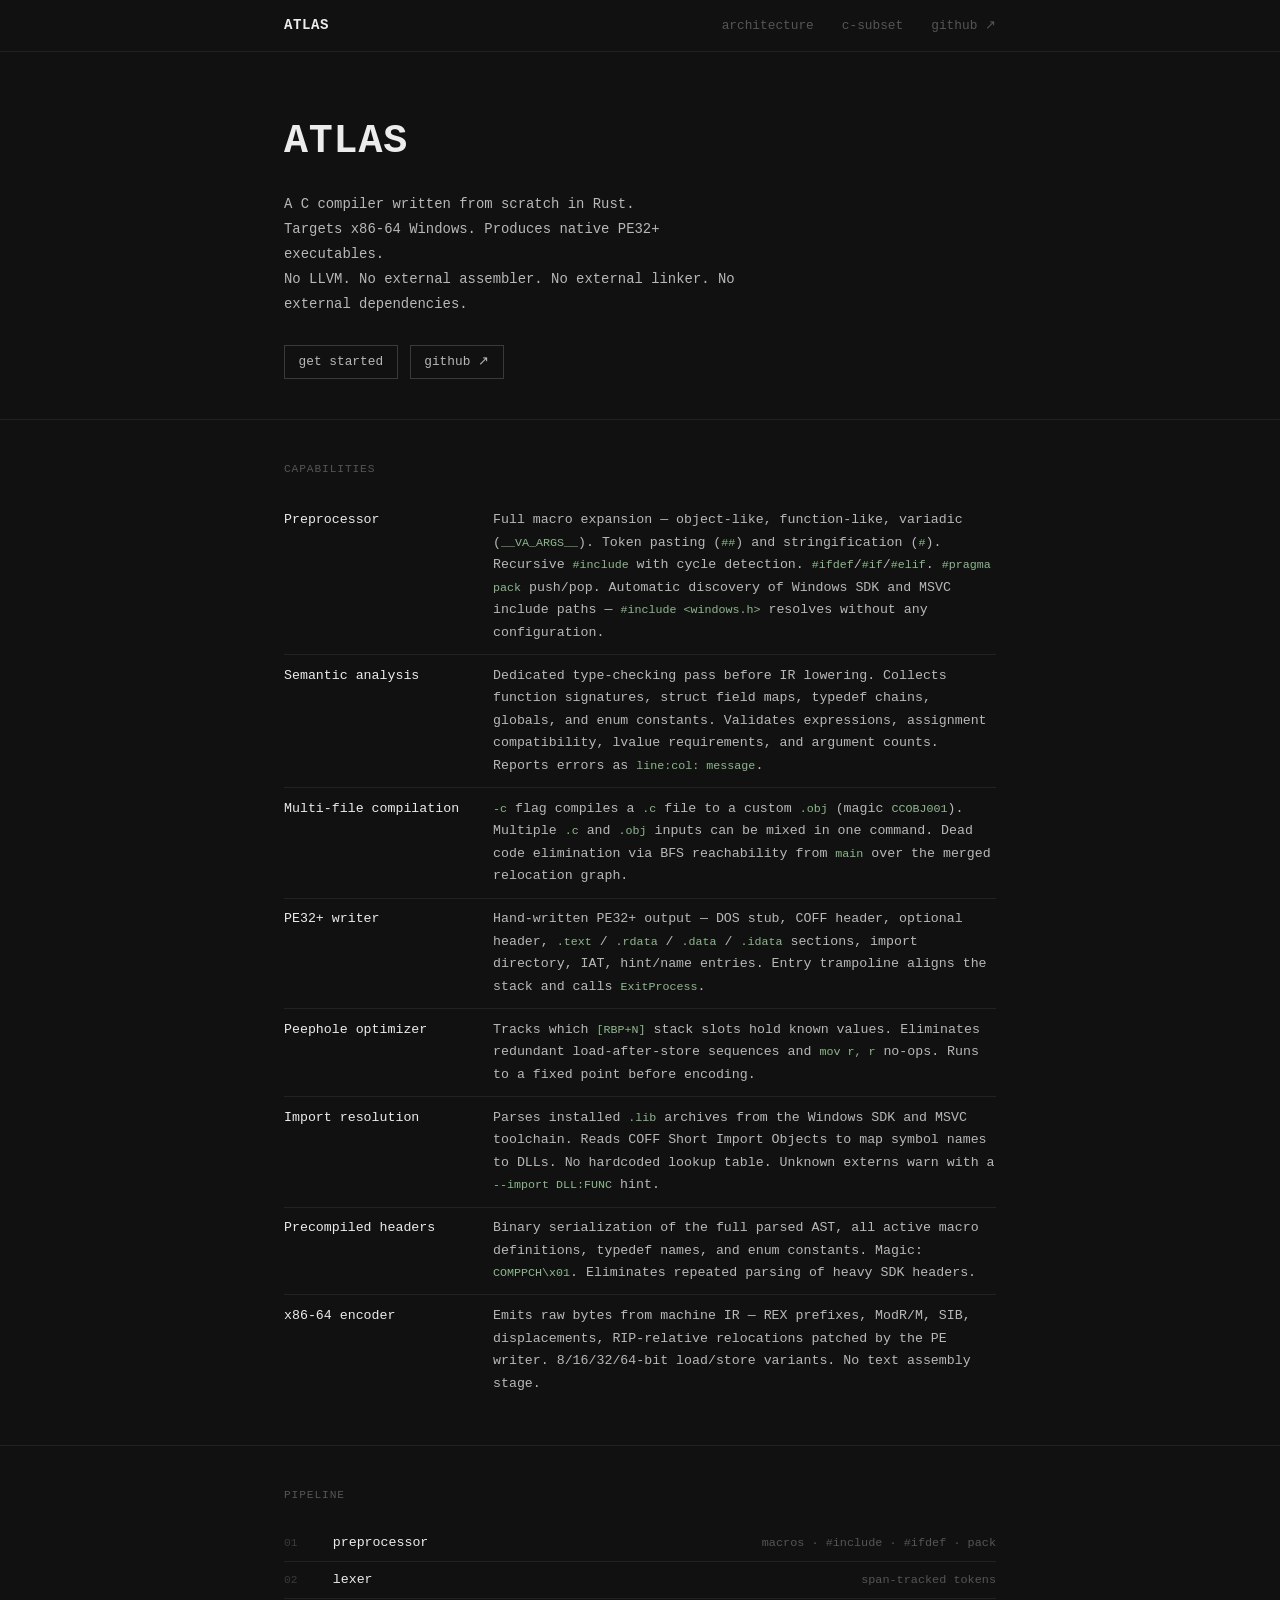
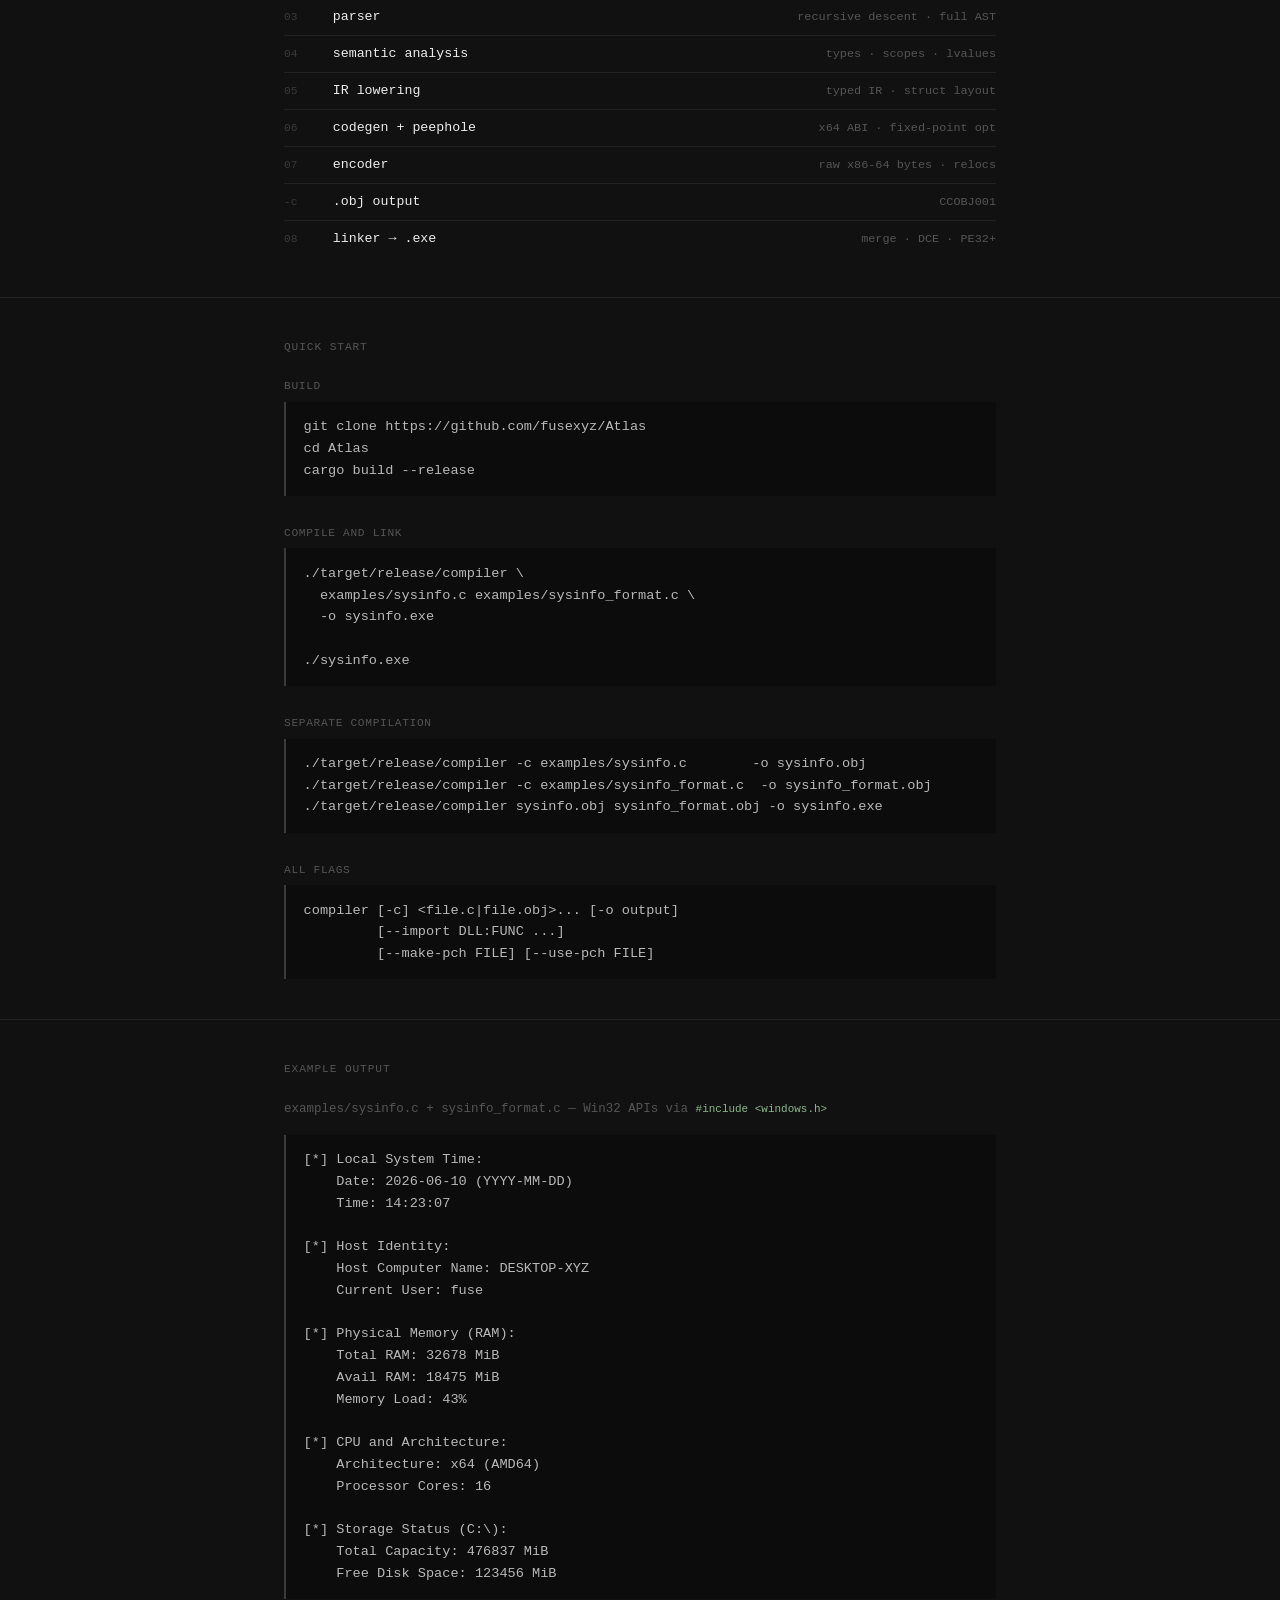
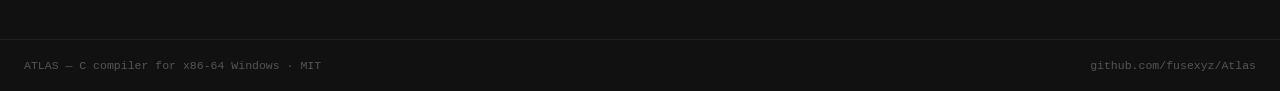
<file: docs/index.html>
<!DOCTYPE html>
<html lang="en">
<head>
  <meta charset="UTF-8">
  <meta name="viewport" content="width=device-width, initial-scale=1.0">
  <title>ATLAS — C compiler for x86-64 Windows</title>
  <meta name="description" content="Atlas: a C compiler written from scratch in Rust. Native PE32+ Windows executables. No LLVM, no linker, zero external dependencies.">
  <link rel="stylesheet" href="style.css">
</head>
<body>

<header>
  <div class="nav-inner">
    <a href="index.html" class="logo">ATLAS</a>
    <div class="nav-links">
      <a href="architecture.html">architecture</a>
      <a href="subset.html">c-subset</a>
      <a href="https://github.com/fusexyz/Atlas" target="_blank">github ↗</a>
    </div>
  </div>
</header>

<main>

  <section class="hero">
    <div class="wrap">
      <h1 class="hero-title">ATLAS</h1>
      <p class="hero-sub">
        A C compiler written from scratch in Rust.<br>
        Targets x86-64 Windows. Produces native PE32+ executables.<br>
        No LLVM. No external assembler. No external linker. No external dependencies.
      </p>
      <div class="hero-actions">
        <a href="#quickstart" class="btn">get started</a>
        <a href="https://github.com/fusexyz/Atlas" class="btn" target="_blank">github ↗</a>
      </div>
    </div>
  </section>

  <section class="section">
    <div class="wrap">
      <p class="sh">Capabilities</p>
      <div>

        <div class="dl-row">
          <span class="dl-k">Preprocessor</span>
          <span class="dl-v">
            Full macro expansion — object-like, function-like, variadic (<code>__VA_ARGS__</code>).
            Token pasting (<code>##</code>) and stringification (<code>#</code>).
            Recursive <code>#include</code> with cycle detection. <code>#ifdef</code>/<code>#if</code>/<code>#elif</code>.
            <code>#pragma pack</code> push/pop. Automatic discovery of Windows SDK and MSVC
            include paths — <code>#include &lt;windows.h&gt;</code> resolves without any configuration.
          </span>
        </div>

        <div class="dl-row">
          <span class="dl-k">Semantic analysis</span>
          <span class="dl-v">
            Dedicated type-checking pass before IR lowering. Collects function signatures,
            struct field maps, typedef chains, globals, and enum constants.
            Validates expressions, assignment compatibility, lvalue requirements,
            and argument counts. Reports errors as <code>line:col: message</code>.
          </span>
        </div>

        <div class="dl-row">
          <span class="dl-k">Multi-file compilation</span>
          <span class="dl-v">
            <code>-c</code> flag compiles a <code>.c</code> file to a custom <code>.obj</code> (magic <code>CCOBJ001</code>).
            Multiple <code>.c</code> and <code>.obj</code> inputs can be mixed in one command.
            Dead code elimination via BFS reachability from <code>main</code> over the merged relocation graph.
          </span>
        </div>

        <div class="dl-row">
          <span class="dl-k">PE32+ writer</span>
          <span class="dl-v">
            Hand-written PE32+ output — DOS stub, COFF header, optional header,
            <code>.text</code> / <code>.rdata</code> / <code>.data</code> / <code>.idata</code> sections,
            import directory, IAT, hint/name entries.
            Entry trampoline aligns the stack and calls <code>ExitProcess</code>.
          </span>
        </div>

        <div class="dl-row">
          <span class="dl-k">Peephole optimizer</span>
          <span class="dl-v">
            Tracks which <code>[RBP+N]</code> stack slots hold known values.
            Eliminates redundant load-after-store sequences and <code>mov r, r</code> no-ops.
            Runs to a fixed point before encoding.
          </span>
        </div>

        <div class="dl-row">
          <span class="dl-k">Import resolution</span>
          <span class="dl-v">
            Parses installed <code>.lib</code> archives from the Windows SDK and MSVC toolchain.
            Reads COFF Short Import Objects to map symbol names to DLLs.
            No hardcoded lookup table. Unknown externs warn with a <code>--import DLL:FUNC</code> hint.
          </span>
        </div>

        <div class="dl-row">
          <span class="dl-k">Precompiled headers</span>
          <span class="dl-v">
            Binary serialization of the full parsed AST, all active macro definitions,
            typedef names, and enum constants. Magic: <code>COMPPCH\x01</code>.
            Eliminates repeated parsing of heavy SDK headers.
          </span>
        </div>

        <div class="dl-row">
          <span class="dl-k">x86-64 encoder</span>
          <span class="dl-v">
            Emits raw bytes from machine IR — REX prefixes, ModR/M, SIB, displacements,
            RIP-relative relocations patched by the PE writer.
            8/16/32/64-bit load/store variants. No text assembly stage.
          </span>
        </div>

      </div>
    </div>
  </section>

  <section class="section">
    <div class="wrap">
      <p class="sh">Pipeline</p>
      <ul class="pipe-list">
        <li><span class="pipe-n">01</span><span class="pipe-name">preprocessor</span><span class="pipe-desc">macros · #include · #ifdef · pack</span></li>
        <li><span class="pipe-n">02</span><span class="pipe-name">lexer</span><span class="pipe-desc">span-tracked tokens</span></li>
        <li><span class="pipe-n">03</span><span class="pipe-name">parser</span><span class="pipe-desc">recursive descent · full AST</span></li>
        <li><span class="pipe-n">04</span><span class="pipe-name">semantic analysis</span><span class="pipe-desc">types · scopes · lvalues</span></li>
        <li><span class="pipe-n">05</span><span class="pipe-name">IR lowering</span><span class="pipe-desc">typed IR · struct layout</span></li>
        <li><span class="pipe-n">06</span><span class="pipe-name">codegen + peephole</span><span class="pipe-desc">x64 ABI · fixed-point opt</span></li>
        <li><span class="pipe-n">07</span><span class="pipe-name">encoder</span><span class="pipe-desc">raw x86-64 bytes · relocs</span></li>
        <li><span class="pipe-n">-c</span><span class="pipe-name">.obj output</span><span class="pipe-desc">CCOBJ001</span></li>
        <li><span class="pipe-n">08</span><span class="pipe-name">linker → .exe</span><span class="pipe-desc">merge · DCE · PE32+</span></li>
      </ul>
    </div>
  </section>

  <section class="section" id="quickstart">
    <div class="wrap">
      <p class="sh">Quick start</p>

      <div class="qs-block">
        <p class="qs-label">build</p>
        <pre>git clone https://github.com/fusexyz/Atlas
cd Atlas
cargo build --release</pre>
      </div>

      <div class="qs-block">
        <p class="qs-label">compile and link</p>
        <pre>./target/release/compiler \
  examples/sysinfo.c examples/sysinfo_format.c \
  -o sysinfo.exe

./sysinfo.exe</pre>
      </div>

      <div class="qs-block">
        <p class="qs-label">separate compilation</p>
        <pre>./target/release/compiler -c examples/sysinfo.c        -o sysinfo.obj
./target/release/compiler -c examples/sysinfo_format.c  -o sysinfo_format.obj
./target/release/compiler sysinfo.obj sysinfo_format.obj -o sysinfo.exe</pre>
      </div>

      <div class="qs-block">
        <p class="qs-label">all flags</p>
        <pre>compiler [-c] &lt;file.c|file.obj&gt;... [-o output]
         [--import DLL:FUNC ...]
         [--make-pch FILE] [--use-pch FILE]</pre>
      </div>

    </div>
  </section>

  <section class="section">
    <div class="wrap">
      <p class="sh">Example output</p>
      <p style="font-size:.78rem;color:var(--muted);margin-bottom:.9rem;">
        examples/sysinfo.c + sysinfo_format.c — Win32 APIs via <code>#include &lt;windows.h&gt;</code>
      </p>
      <pre>[*] Local System Time:
    Date: 2026-06-10 (YYYY-MM-DD)
    Time: 14:23:07

[*] Host Identity:
    Host Computer Name: DESKTOP-XYZ
    Current User: fuse

[*] Physical Memory (RAM):
    Total RAM: 32678 MiB
    Avail RAM: 18475 MiB
    Memory Load: 43%

[*] CPU and Architecture:
    Architecture: x64 (AMD64)
    Processor Cores: 16

[*] Storage Status (C:\):
    Total Capacity: 476837 MiB
    Free Disk Space: 123456 MiB</pre>
    </div>
  </section>

</main>

<footer>
  <span>ATLAS — C compiler for x86-64 Windows · MIT</span>
  <span><a href="https://github.com/fusexyz/Atlas" target="_blank">github.com/fusexyz/Atlas</a></span>
</footer>

</body>
</html>
</file>
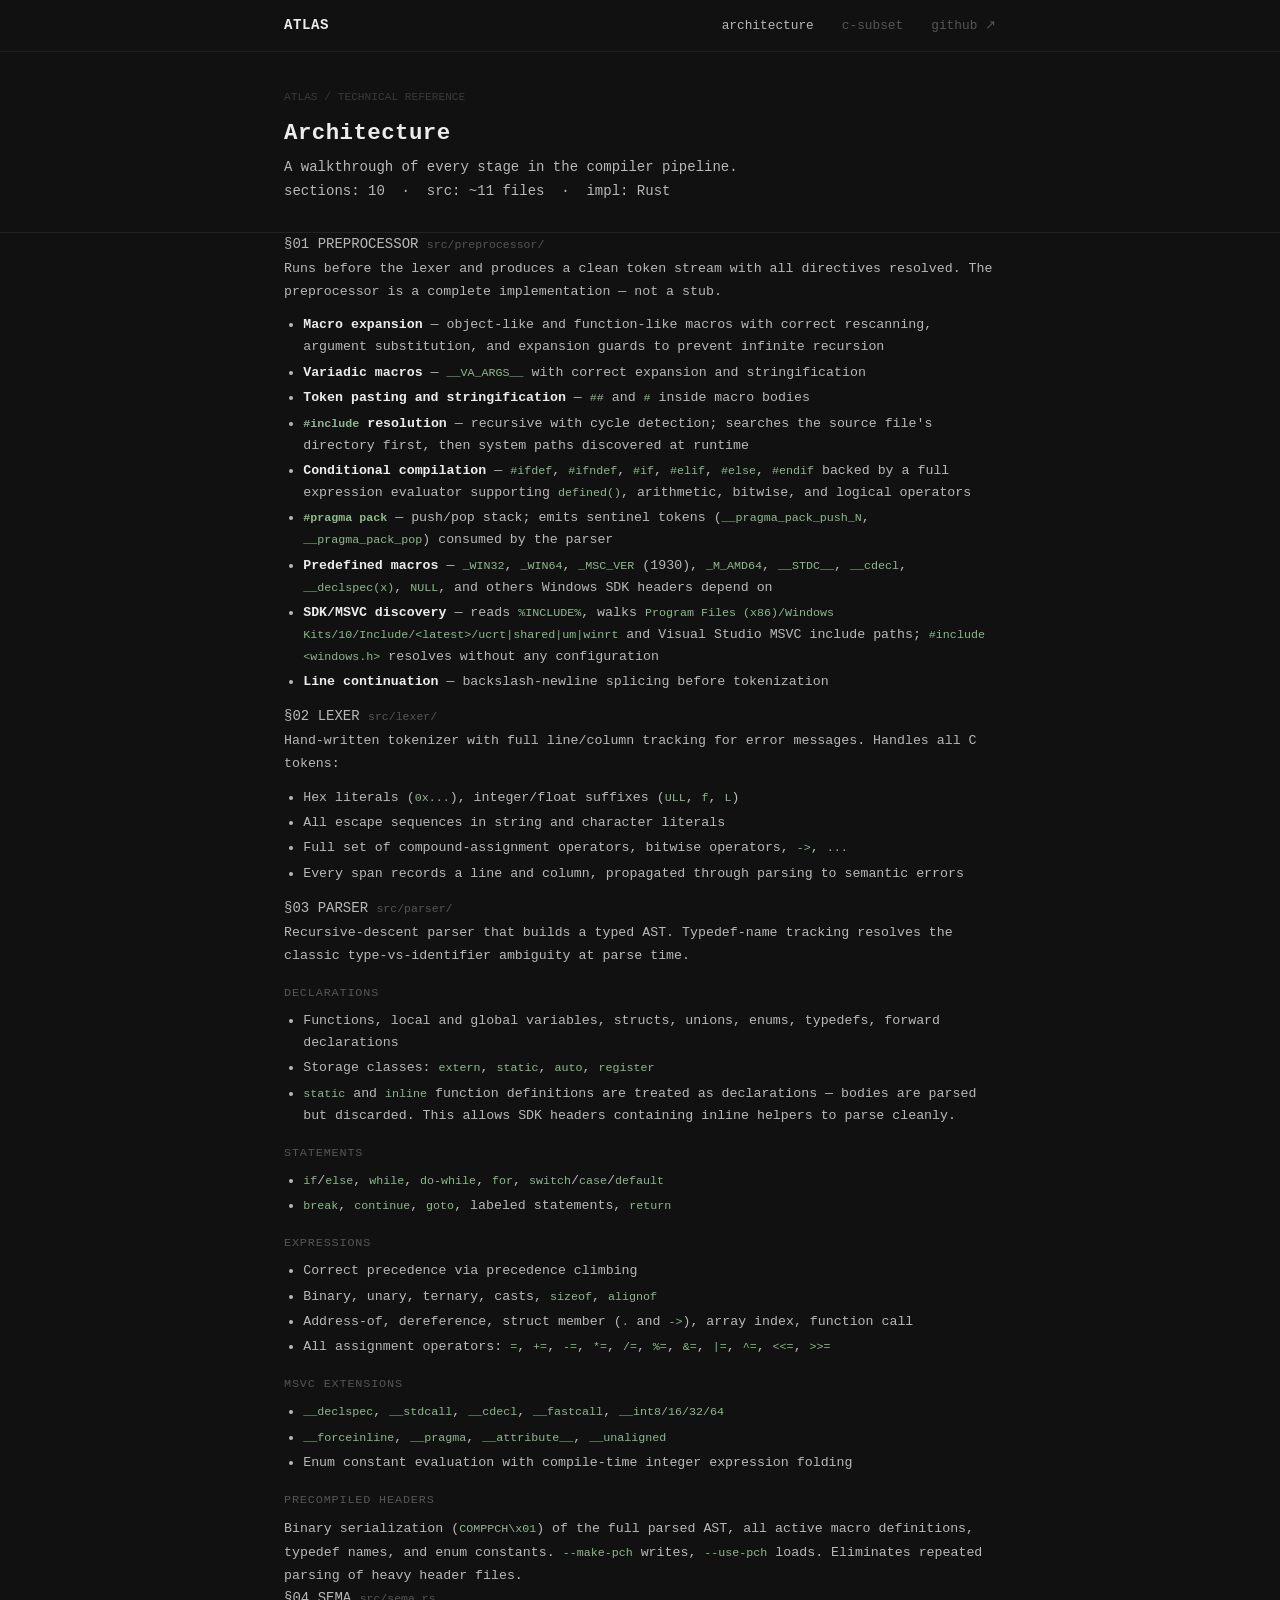
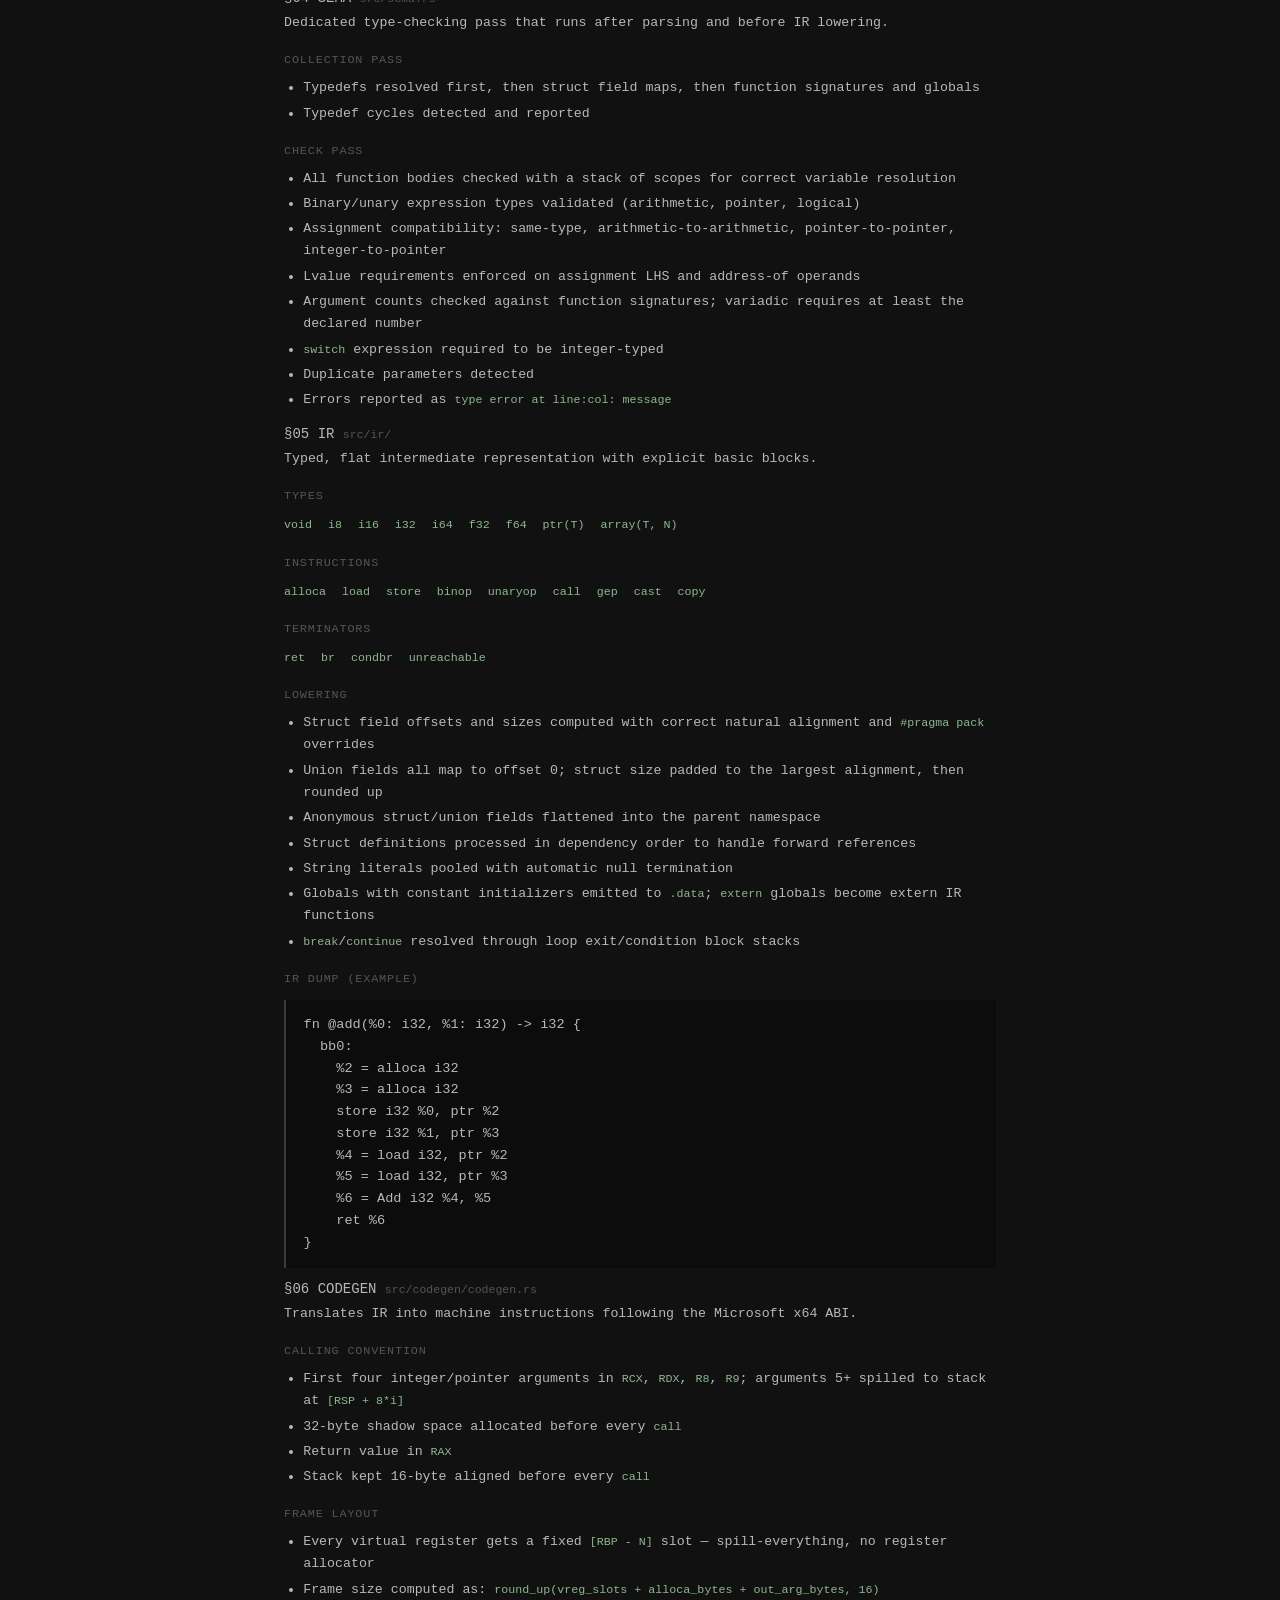
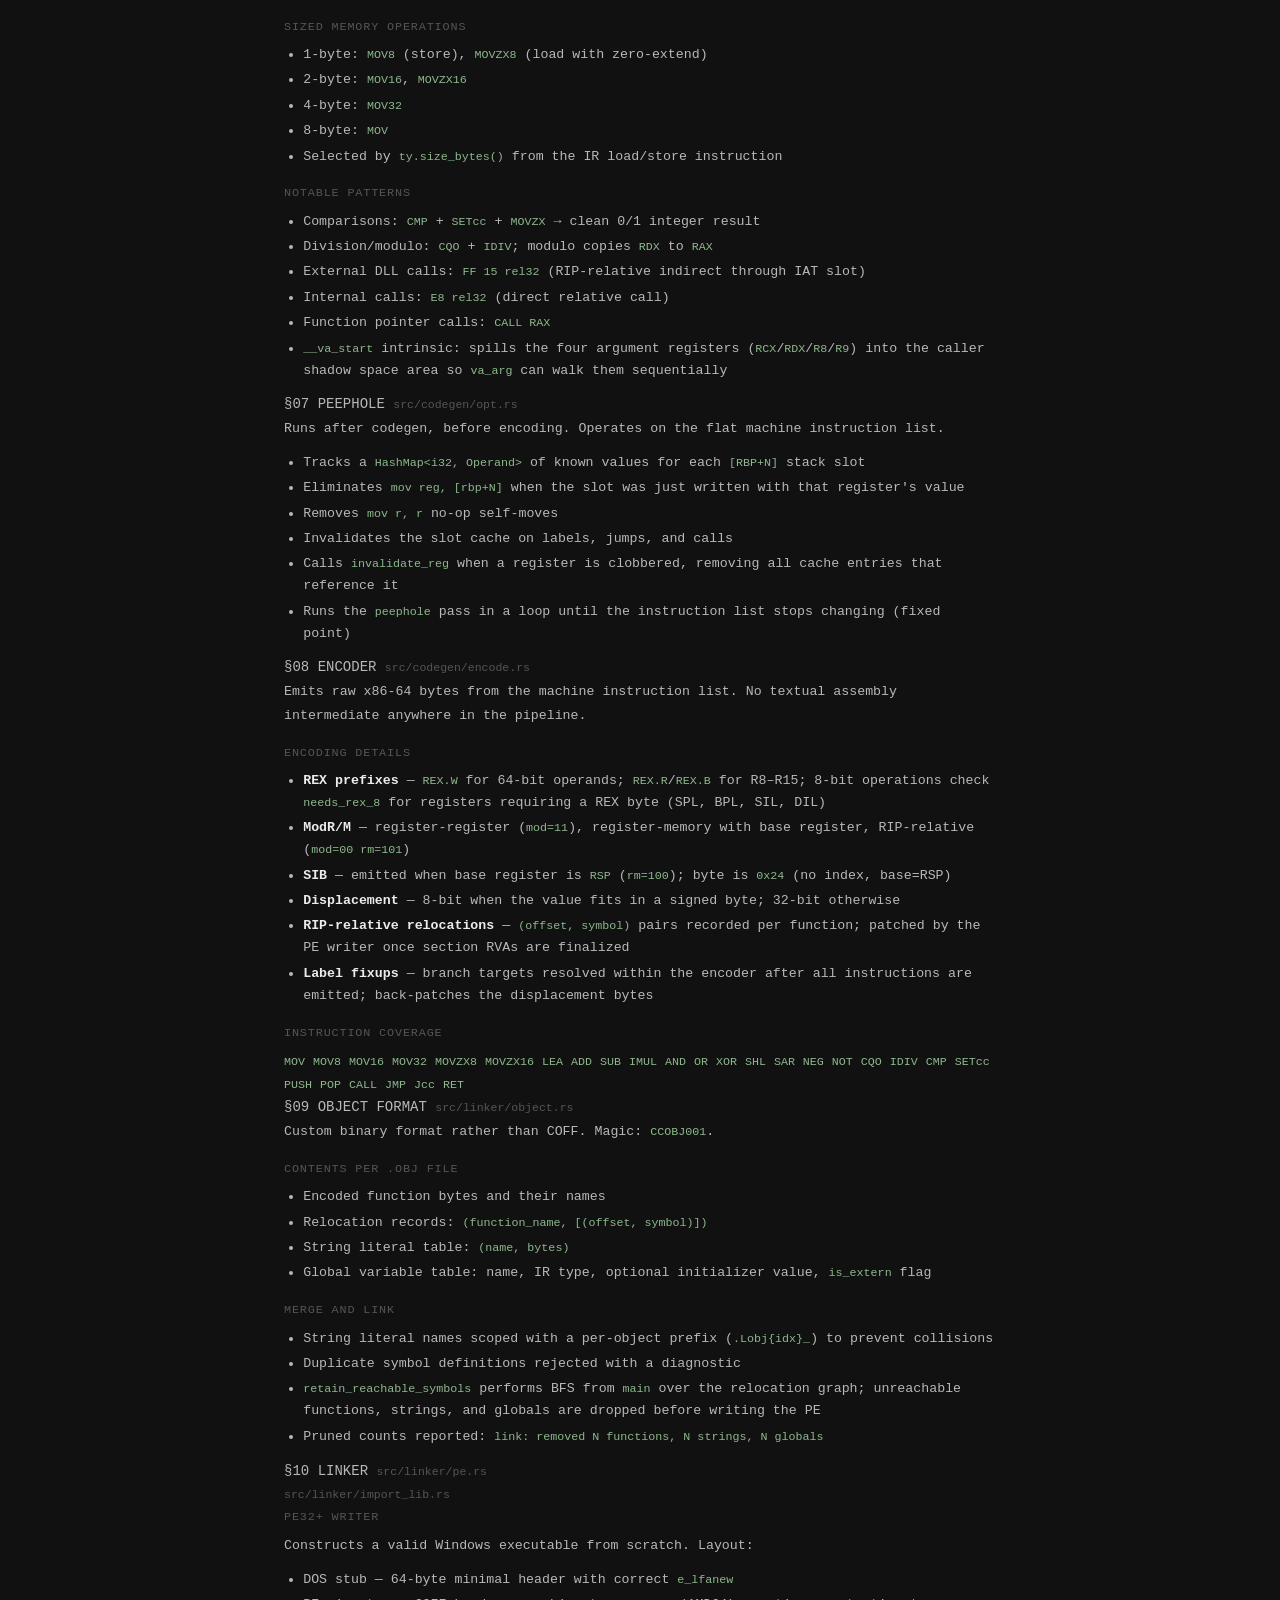
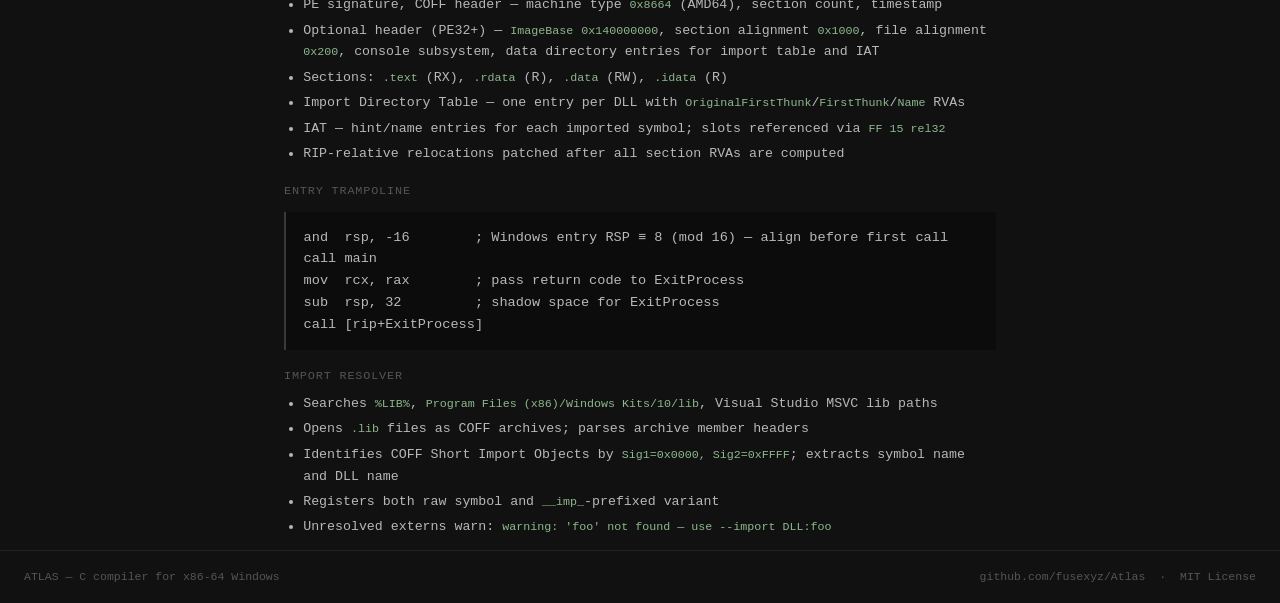
<file: docs/architecture.html>
<!DOCTYPE html>
<html lang="en">

<head>
  <meta charset="UTF-8">
  <meta name="viewport" content="width=device-width, initial-scale=1.0">
  <title>Architecture — Atlas</title>
  <meta name="description" content="Technical reference for every stage of the Atlas compiler pipeline.">
  <link rel="stylesheet" href="style.css">
</head>

<body>

  <header>
    <div class="nav-inner">
      <a href="index.html" class="logo">ATLAS</a>
      <div class="nav-links">
        <a href="architecture.html" class="active">architecture</a>
        <a href="subset.html">c-subset</a>
        <a href="https://github.com/fusexyz/Atlas" target="_blank">github ↗</a>
      </div>
    </div>
  </header>

  <main>

    <div class="page-hdr">
      <div class="wrap">
        <p class="ph-trail">ATLAS / TECHNICAL REFERENCE</p>
        <h1>Architecture</h1>
        <p class="subtitle">A walkthrough of every stage in the compiler pipeline.</p>
        <p class="ph-stats">sections: 10 &nbsp;·&nbsp; src: ~11 files &nbsp;·&nbsp; impl: Rust</p>
      </div>
    </div>

    <div class="wrap">

      <div class="arch-wrap">
        <div class="arch-lbl">
          <span class="arch-num">§01</span>
          <span class="arch-name">PREPROCESSOR</span>
          <span class="arch-src">src/preprocessor/</span>
        </div>
        <div class="arch-body">
          <p>Runs before the lexer and produces a clean token stream with all directives resolved. The preprocessor is a
            complete implementation — not a stub.</p>
          <ul>
            <li><strong>Macro expansion</strong> — object-like and function-like macros with correct rescanning,
              argument substitution, and expansion guards to prevent infinite recursion</li>
            <li><strong>Variadic macros</strong> — <code>__VA_ARGS__</code> with correct expansion and stringification
            </li>
            <li><strong>Token pasting and stringification</strong> — <code>##</code> and <code>#</code> inside macro
              bodies</li>
            <li><strong><code>#include</code> resolution</strong> — recursive with cycle detection; searches the source
              file's directory first, then system paths discovered at runtime</li>
            <li><strong>Conditional compilation</strong> — <code>#ifdef</code>, <code>#ifndef</code>, <code>#if</code>,
              <code>#elif</code>, <code>#else</code>, <code>#endif</code> backed by a full expression evaluator
              supporting <code>defined()</code>, arithmetic, bitwise, and logical operators</li>
            <li><strong><code>#pragma pack</code></strong> — push/pop stack; emits sentinel tokens
              (<code>__pragma_pack_push_N</code>, <code>__pragma_pack_pop</code>) consumed by the parser</li>
            <li><strong>Predefined macros</strong> — <code>_WIN32</code>, <code>_WIN64</code>, <code>_MSC_VER</code>
              (1930), <code>_M_AMD64</code>, <code>__STDC__</code>, <code>__cdecl</code>, <code>__declspec(x)</code>,
              <code>NULL</code>, and others Windows SDK headers depend on</li>
            <li><strong>SDK/MSVC discovery</strong> — reads <code>%INCLUDE%</code>, walks
              <code>Program Files (x86)/Windows Kits/10/Include/&lt;latest&gt;/ucrt|shared|um|winrt</code> and Visual
              Studio MSVC include paths; <code>#include &lt;windows.h&gt;</code> resolves without any configuration</li>
            <li><strong>Line continuation</strong> — backslash-newline splicing before tokenization</li>
          </ul>
        </div>
      </div>

      <div class="arch-wrap">
        <div class="arch-lbl">
          <span class="arch-num">§02</span>
          <span class="arch-name">LEXER</span>
          <span class="arch-src">src/lexer/</span>
        </div>
        <div class="arch-body">
          <p>Hand-written tokenizer with full line/column tracking for error messages. Handles all C tokens:</p>
          <ul>
            <li>Hex literals (<code>0x...</code>), integer/float suffixes (<code>ULL</code>, <code>f</code>,
              <code>L</code>)</li>
            <li>All escape sequences in string and character literals</li>
            <li>Full set of compound-assignment operators, bitwise operators, <code>-&gt;</code>, <code>...</code></li>
            <li>Every span records a line and column, propagated through parsing to semantic errors</li>
          </ul>
        </div>
      </div>

      <div class="arch-wrap">
        <div class="arch-lbl">
          <span class="arch-num">§03</span>
          <span class="arch-name">PARSER</span>
          <span class="arch-src">src/parser/</span>
        </div>
        <div class="arch-body">
          <p>Recursive-descent parser that builds a typed AST. Typedef-name tracking resolves the classic
            type-vs-identifier ambiguity at parse time.</p>
          <h3>Declarations</h3>
          <ul>
            <li>Functions, local and global variables, structs, unions, enums, typedefs, forward declarations</li>
            <li>Storage classes: <code>extern</code>, <code>static</code>, <code>auto</code>, <code>register</code></li>
            <li><code>static</code> and <code>inline</code> function definitions are treated as declarations — bodies
              are parsed but discarded. This allows SDK headers containing inline helpers to parse cleanly.</li>
          </ul>
          <h3>Statements</h3>
          <ul>
            <li><code>if</code>/<code>else</code>, <code>while</code>, <code>do-while</code>, <code>for</code>,
              <code>switch</code>/<code>case</code>/<code>default</code></li>
            <li><code>break</code>, <code>continue</code>, <code>goto</code>, labeled statements, <code>return</code>
            </li>
          </ul>
          <h3>Expressions</h3>
          <ul>
            <li>Correct precedence via precedence climbing</li>
            <li>Binary, unary, ternary, casts, <code>sizeof</code>, <code>alignof</code></li>
            <li>Address-of, dereference, struct member (<code>.</code> and <code>-&gt;</code>), array index, function
              call</li>
            <li>All assignment operators: <code>=</code>, <code>+=</code>, <code>-=</code>, <code>*=</code>,
              <code>/=</code>, <code>%=</code>, <code>&amp;=</code>, <code>|=</code>, <code>^=</code>,
              <code>&lt;&lt;=</code>, <code>&gt;&gt;=</code></li>
          </ul>
          <h3>MSVC extensions</h3>
          <ul>
            <li><code>__declspec</code>, <code>__stdcall</code>, <code>__cdecl</code>, <code>__fastcall</code>,
              <code>__int8/16/32/64</code></li>
            <li><code>__forceinline</code>, <code>__pragma</code>, <code>__attribute__</code>, <code>__unaligned</code>
            </li>
            <li>Enum constant evaluation with compile-time integer expression folding</li>
          </ul>
          <h3>Precompiled headers</h3>
          <p>Binary serialization (<code>COMPPCH\x01</code>) of the full parsed AST, all active macro definitions,
            typedef names, and enum constants. <code>--make-pch</code> writes, <code>--use-pch</code> loads. Eliminates
            repeated parsing of heavy header files.</p>
        </div>
      </div>

      <div class="arch-wrap">
        <div class="arch-lbl">
          <span class="arch-num">§04</span>
          <span class="arch-name">SEMA</span>
          <span class="arch-src">src/sema.rs</span>
        </div>
        <div class="arch-body">
          <p>Dedicated type-checking pass that runs after parsing and before IR lowering.</p>
          <h3>Collection pass</h3>
          <ul>
            <li>Typedefs resolved first, then struct field maps, then function signatures and globals</li>
            <li>Typedef cycles detected and reported</li>
          </ul>
          <h3>Check pass</h3>
          <ul>
            <li>All function bodies checked with a stack of scopes for correct variable resolution</li>
            <li>Binary/unary expression types validated (arithmetic, pointer, logical)</li>
            <li>Assignment compatibility: same-type, arithmetic-to-arithmetic, pointer-to-pointer, integer-to-pointer
            </li>
            <li>Lvalue requirements enforced on assignment LHS and address-of operands</li>
            <li>Argument counts checked against function signatures; variadic requires at least the declared number</li>
            <li><code>switch</code> expression required to be integer-typed</li>
            <li>Duplicate parameters detected</li>
            <li>Errors reported as <code>type error at line:col: message</code></li>
          </ul>
        </div>
      </div>

      <div class="arch-wrap">
        <div class="arch-lbl">
          <span class="arch-num">§05</span>
          <span class="arch-name">IR</span>
          <span class="arch-src">src/ir/</span>
        </div>
        <div class="arch-body">
          <p>Typed, flat intermediate representation with explicit basic blocks.</p>
          <h3>Types</h3>
          <p><code>void</code> &nbsp;<code>i8</code> &nbsp;<code>i16</code> &nbsp;<code>i32</code>
            &nbsp;<code>i64</code> &nbsp;<code>f32</code> &nbsp;<code>f64</code> &nbsp;<code>ptr(T)</code>
            &nbsp;<code>array(T, N)</code></p>
          <h3>Instructions</h3>
          <p><code>alloca</code> &nbsp;<code>load</code> &nbsp;<code>store</code> &nbsp;<code>binop</code>
            &nbsp;<code>unaryop</code> &nbsp;<code>call</code> &nbsp;<code>gep</code> &nbsp;<code>cast</code>
            &nbsp;<code>copy</code></p>
          <h3>Terminators</h3>
          <p><code>ret</code> &nbsp;<code>br</code> &nbsp;<code>condbr</code> &nbsp;<code>unreachable</code></p>
          <h3>Lowering</h3>
          <ul>
            <li>Struct field offsets and sizes computed with correct natural alignment and <code>#pragma pack</code>
              overrides</li>
            <li>Union fields all map to offset 0; struct size padded to the largest alignment, then rounded up</li>
            <li>Anonymous struct/union fields flattened into the parent namespace</li>
            <li>Struct definitions processed in dependency order to handle forward references</li>
            <li>String literals pooled with automatic null termination</li>
            <li>Globals with constant initializers emitted to <code>.data</code>; <code>extern</code> globals become
              extern IR functions</li>
            <li><code>break</code>/<code>continue</code> resolved through loop exit/condition block stacks</li>
          </ul>
          <h3>IR dump (example)</h3>
          <pre>fn @add(%0: i32, %1: i32) -> i32 {
  bb0:
    %2 = alloca i32
    %3 = alloca i32
    store i32 %0, ptr %2
    store i32 %1, ptr %3
    %4 = load i32, ptr %2
    %5 = load i32, ptr %3
    %6 = Add i32 %4, %5
    ret %6
}</pre>
        </div>
      </div>

      <div class="arch-wrap">
        <div class="arch-lbl">
          <span class="arch-num">§06</span>
          <span class="arch-name">CODEGEN</span>
          <span class="arch-src">src/codegen/codegen.rs</span>
        </div>
        <div class="arch-body">
          <p>Translates IR into machine instructions following the Microsoft x64 ABI.</p>
          <h3>Calling convention</h3>
          <ul>
            <li>First four integer/pointer arguments in <code>RCX</code>, <code>RDX</code>, <code>R8</code>,
              <code>R9</code>; arguments 5+ spilled to stack at <code>[RSP + 8*i]</code></li>
            <li>32-byte shadow space allocated before every <code>call</code></li>
            <li>Return value in <code>RAX</code></li>
            <li>Stack kept 16-byte aligned before every <code>call</code></li>
          </ul>
          <h3>Frame layout</h3>
          <ul>
            <li>Every virtual register gets a fixed <code>[RBP - N]</code> slot — spill-everything, no register
              allocator</li>
            <li>Frame size computed as: <code>round_up(vreg_slots + alloca_bytes + out_arg_bytes, 16)</code></li>
          </ul>
          <h3>Sized memory operations</h3>
          <ul>
            <li>1-byte: <code>MOV8</code> (store), <code>MOVZX8</code> (load with zero-extend)</li>
            <li>2-byte: <code>MOV16</code>, <code>MOVZX16</code></li>
            <li>4-byte: <code>MOV32</code></li>
            <li>8-byte: <code>MOV</code></li>
            <li>Selected by <code>ty.size_bytes()</code> from the IR load/store instruction</li>
          </ul>
          <h3>Notable patterns</h3>
          <ul>
            <li>Comparisons: <code>CMP</code> + <code>SETcc</code> + <code>MOVZX</code> → clean 0/1 integer result</li>
            <li>Division/modulo: <code>CQO</code> + <code>IDIV</code>; modulo copies <code>RDX</code> to
              <code>RAX</code></li>
            <li>External DLL calls: <code>FF 15 rel32</code> (RIP-relative indirect through IAT slot)</li>
            <li>Internal calls: <code>E8 rel32</code> (direct relative call)</li>
            <li>Function pointer calls: <code>CALL RAX</code></li>
            <li><code>__va_start</code> intrinsic: spills the four argument registers
              (<code>RCX</code>/<code>RDX</code>/<code>R8</code>/<code>R9</code>) into the caller shadow space area so
              <code>va_arg</code> can walk them sequentially</li>
          </ul>
        </div>
      </div>

      <div class="arch-wrap">
        <div class="arch-lbl">
          <span class="arch-num">§07</span>
          <span class="arch-name">PEEPHOLE</span>
          <span class="arch-src">src/codegen/opt.rs</span>
        </div>
        <div class="arch-body">
          <p>Runs after codegen, before encoding. Operates on the flat machine instruction list.</p>
          <ul>
            <li>Tracks a <code>HashMap&lt;i32, Operand&gt;</code> of known values for each <code>[RBP+N]</code> stack
              slot</li>
            <li>Eliminates <code>mov reg, [rbp+N]</code> when the slot was just written with that register's value</li>
            <li>Removes <code>mov r, r</code> no-op self-moves</li>
            <li>Invalidates the slot cache on labels, jumps, and calls</li>
            <li>Calls <code>invalidate_reg</code> when a register is clobbered, removing all cache entries that
              reference it</li>
            <li>Runs the <code>peephole</code> pass in a loop until the instruction list stops changing (fixed point)
            </li>
          </ul>
        </div>
      </div>

      <div class="arch-wrap">
        <div class="arch-lbl">
          <span class="arch-num">§08</span>
          <span class="arch-name">ENCODER</span>
          <span class="arch-src">src/codegen/encode.rs</span>
        </div>
        <div class="arch-body">
          <p>Emits raw x86-64 bytes from the machine instruction list. No textual assembly intermediate anywhere in the
            pipeline.</p>
          <h3>Encoding details</h3>
          <ul>
            <li><strong>REX prefixes</strong> — <code>REX.W</code> for 64-bit operands;
              <code>REX.R</code>/<code>REX.B</code> for R8–R15; 8-bit operations check <code>needs_rex_8</code> for
              registers requiring a REX byte (SPL, BPL, SIL, DIL)</li>
            <li><strong>ModR/M</strong> — register-register (<code>mod=11</code>), register-memory with base register,
              RIP-relative (<code>mod=00 rm=101</code>)</li>
            <li><strong>SIB</strong> — emitted when base register is <code>RSP</code> (<code>rm=100</code>); byte is
              <code>0x24</code> (no index, base=RSP)</li>
            <li><strong>Displacement</strong> — 8-bit when the value fits in a signed byte; 32-bit otherwise</li>
            <li><strong>RIP-relative relocations</strong> — <code>(offset, symbol)</code> pairs recorded per function;
              patched by the PE writer once section RVAs are finalized</li>
            <li><strong>Label fixups</strong> — branch targets resolved within the encoder after all instructions are
              emitted; back-patches the displacement bytes</li>
          </ul>
          <h3>Instruction coverage</h3>
          <p>
            <code>MOV</code> <code>MOV8</code> <code>MOV16</code> <code>MOV32</code>
            <code>MOVZX8</code> <code>MOVZX16</code>
            <code>LEA</code> <code>ADD</code> <code>SUB</code> <code>IMUL</code>
            <code>AND</code> <code>OR</code> <code>XOR</code>
            <code>SHL</code> <code>SAR</code>
            <code>NEG</code> <code>NOT</code>
            <code>CQO</code> <code>IDIV</code>
            <code>CMP</code> <code>SETcc</code>
            <code>PUSH</code> <code>POP</code>
            <code>CALL</code> <code>JMP</code> <code>Jcc</code> <code>RET</code>
          </p>
        </div>
      </div>

      <div class="arch-wrap">
        <div class="arch-lbl">
          <span class="arch-num">§09</span>
          <span class="arch-name">OBJECT FORMAT</span>
          <span class="arch-src">src/linker/object.rs</span>
        </div>
        <div class="arch-body">
          <p>Custom binary format rather than COFF. Magic: <code>CCOBJ001</code>.</p>
          <h3>Contents per .obj file</h3>
          <ul>
            <li>Encoded function bytes and their names</li>
            <li>Relocation records: <code>(function_name, [(offset, symbol)])</code></li>
            <li>String literal table: <code>(name, bytes)</code></li>
            <li>Global variable table: name, IR type, optional initializer value, <code>is_extern</code> flag</li>
          </ul>
          <h3>Merge and link</h3>
          <ul>
            <li>String literal names scoped with a per-object prefix (<code>.Lobj{idx}_</code>) to prevent collisions
            </li>
            <li>Duplicate symbol definitions rejected with a diagnostic</li>
            <li><code>retain_reachable_symbols</code> performs BFS from <code>main</code> over the relocation graph;
              unreachable functions, strings, and globals are dropped before writing the PE</li>
            <li>Pruned counts reported: <code>link: removed N functions, N strings, N globals</code></li>
          </ul>
        </div>
      </div>

      <div class="arch-wrap">
        <div class="arch-lbl">
          <span class="arch-num">§10</span>
          <span class="arch-name">LINKER</span>
          <span class="arch-src">src/linker/pe.rs<br>src/linker/import_lib.rs</span>
        </div>
        <div class="arch-body">
          <h3>PE32+ writer</h3>
          <p>Constructs a valid Windows executable from scratch. Layout:</p>
          <ul>
            <li>DOS stub — 64-byte minimal header with correct <code>e_lfanew</code></li>
            <li>PE signature, COFF header — machine type <code>0x8664</code> (AMD64), section count, timestamp</li>
            <li>Optional header (PE32+) — <code>ImageBase</code> <code>0x140000000</code>, section alignment
              <code>0x1000</code>, file alignment <code>0x200</code>, console subsystem, data directory entries for
              import table and IAT</li>
            <li>Sections: <code>.text</code> (RX), <code>.rdata</code> (R), <code>.data</code> (RW), <code>.idata</code>
              (R)</li>
            <li>Import Directory Table — one entry per DLL with
              <code>OriginalFirstThunk</code>/<code>FirstThunk</code>/<code>Name</code> RVAs</li>
            <li>IAT — hint/name entries for each imported symbol; slots referenced via <code>FF 15 rel32</code></li>
            <li>RIP-relative relocations patched after all section RVAs are computed</li>
          </ul>
          <h3>Entry trampoline</h3>
          <pre>and  rsp, -16        ; Windows entry RSP ≡ 8 (mod 16) — align before first call
call main
mov  rcx, rax        ; pass return code to ExitProcess
sub  rsp, 32         ; shadow space for ExitProcess
call [rip+ExitProcess]</pre>
          <h3>Import resolver</h3>
          <ul>
            <li>Searches <code>%LIB%</code>, <code>Program Files (x86)/Windows Kits/10/lib</code>, Visual Studio MSVC
              lib paths</li>
            <li>Opens <code>.lib</code> files as COFF archives; parses archive member headers</li>
            <li>Identifies COFF Short Import Objects by <code>Sig1=0x0000, Sig2=0xFFFF</code>; extracts symbol name and
              DLL name</li>
            <li>Registers both raw symbol and <code>__imp_</code>-prefixed variant</li>
            <li>Unresolved externs warn: <code>warning: 'foo' not found — use --import DLL:foo</code></li>
          </ul>
        </div>
      </div>

    </div>

  </main>

  <footer>
    <span>ATLAS — C compiler for x86-64 Windows</span>
    <span>
      <a href="https://github.com/fusexyz/Atlas" target="_blank">github.com/fusexyz/Atlas</a>
      &nbsp;·&nbsp; MIT License
    </span>
  </footer>

</body>

</html>
</file>
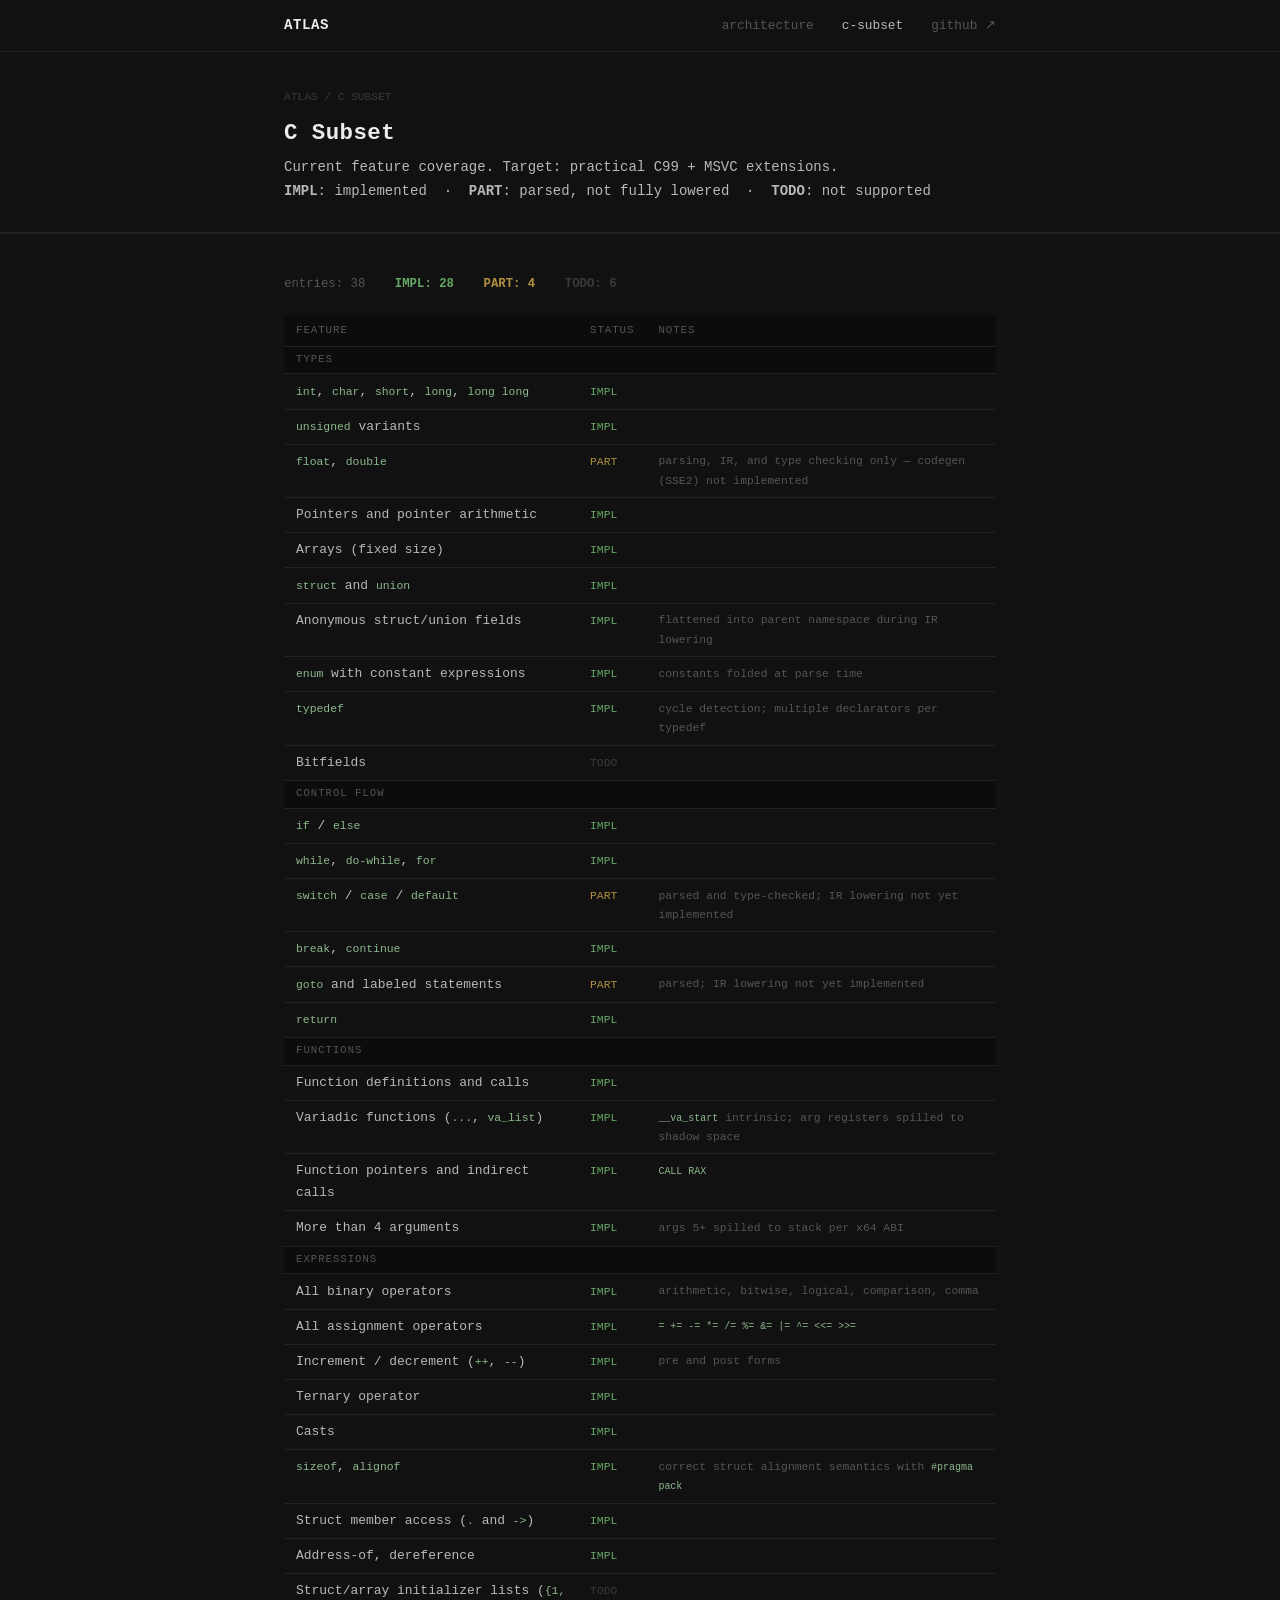
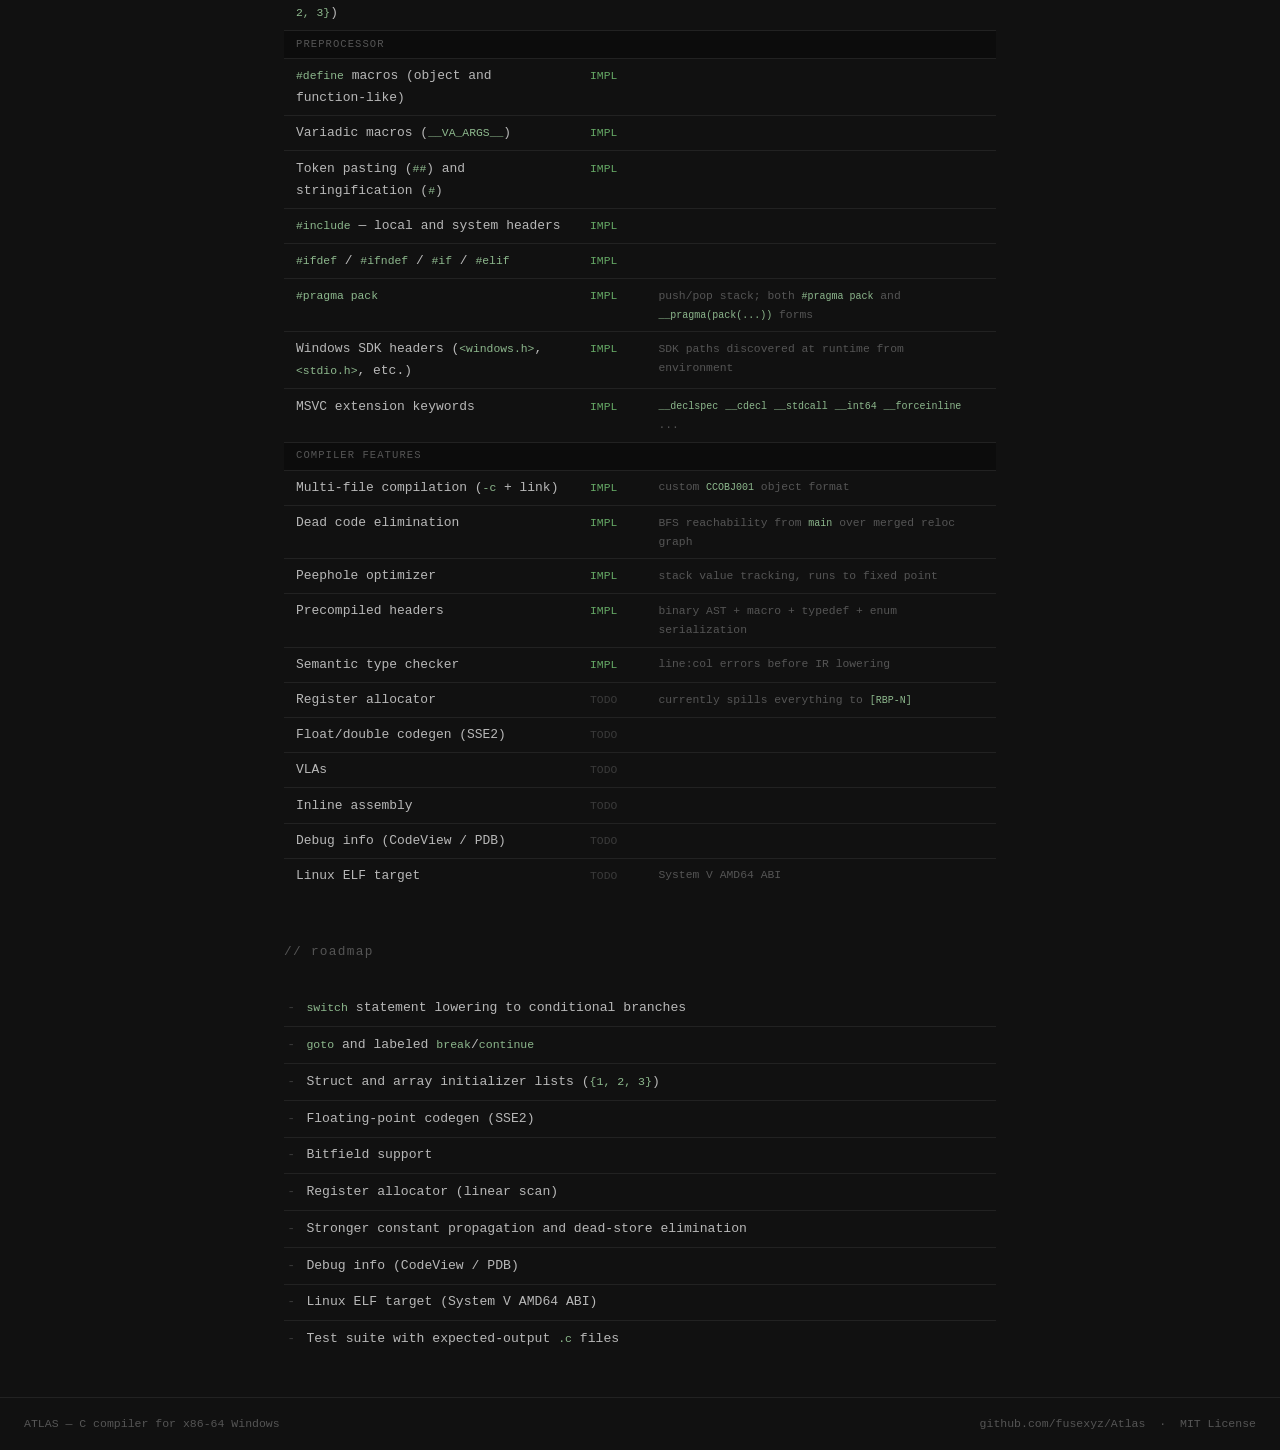
<file: docs/subset.html>
<!DOCTYPE html>
<html lang="en">
<head>
  <meta charset="UTF-8">
  <meta name="viewport" content="width=device-width, initial-scale=1.0">
  <title>C Subset — Atlas</title>
  <meta name="description" content="What C features Atlas currently supports, what is partially implemented, and what is planned.">
  <link rel="stylesheet" href="style.css">
</head>
<body>

<header>
  <div class="nav-inner">
    <a href="index.html" class="logo">ATLAS</a>
    <div class="nav-links">
      <a href="architecture.html">architecture</a>
      <a href="subset.html" class="active">c-subset</a>
      <a href="https://github.com/fusexyz/Atlas" target="_blank">github ↗</a>
    </div>
  </div>
</header>

<main>

  <div class="page-hdr">
    <div class="wrap">
      <p class="ph-trail">ATLAS / C SUBSET</p>
      <h1>C Subset</h1>
      <p class="subtitle">Current feature coverage. Target: practical C99 + MSVC extensions.</p>
      <p class="ph-stats">
        <b>IMPL</b>: implemented &nbsp;·&nbsp;
        <b>PART</b>: parsed, not fully lowered &nbsp;·&nbsp;
        <b>TODO</b>: not supported
      </p>
    </div>
  </div>

  <section class="section">
    <div class="wrap">

      <p class="feat-stats">
        entries: 38 &nbsp;&nbsp;
        <b style="color:var(--green)">IMPL: 28</b> &nbsp;&nbsp;
        <b style="color:var(--amber)">PART: 4</b> &nbsp;&nbsp;
        <b style="color:var(--dim)">TODO: 6</b>
      </p>

      <div class="tbl-wrap">
        <table>
          <thead>
            <tr>
              <th>feature</th>
              <th>status</th>
              <th>notes</th>
            </tr>
          </thead>
          <tbody>

            <tr class="tbl-grp"><td colspan="3">TYPES</td></tr>
            <tr>
              <td><code>int</code>, <code>char</code>, <code>short</code>, <code>long</code>, <code>long long</code></td>
              <td><span class="s-impl">IMPL</span></td>
              <td></td>
            </tr>
            <tr>
              <td><code>unsigned</code> variants</td>
              <td><span class="s-impl">IMPL</span></td>
              <td></td>
            </tr>
            <tr>
              <td><code>float</code>, <code>double</code></td>
              <td><span class="s-part">PART</span></td>
              <td><span class="s-note">parsing, IR, and type checking only — codegen (SSE2) not implemented</span></td>
            </tr>
            <tr>
              <td>Pointers and pointer arithmetic</td>
              <td><span class="s-impl">IMPL</span></td>
              <td></td>
            </tr>
            <tr>
              <td>Arrays (fixed size)</td>
              <td><span class="s-impl">IMPL</span></td>
              <td></td>
            </tr>
            <tr>
              <td><code>struct</code> and <code>union</code></td>
              <td><span class="s-impl">IMPL</span></td>
              <td></td>
            </tr>
            <tr>
              <td>Anonymous struct/union fields</td>
              <td><span class="s-impl">IMPL</span></td>
              <td><span class="s-note">flattened into parent namespace during IR lowering</span></td>
            </tr>
            <tr>
              <td><code>enum</code> with constant expressions</td>
              <td><span class="s-impl">IMPL</span></td>
              <td><span class="s-note">constants folded at parse time</span></td>
            </tr>
            <tr>
              <td><code>typedef</code></td>
              <td><span class="s-impl">IMPL</span></td>
              <td><span class="s-note">cycle detection; multiple declarators per typedef</span></td>
            </tr>
            <tr>
              <td>Bitfields</td>
              <td><span class="s-todo">TODO</span></td>
              <td></td>
            </tr>

            <tr class="tbl-grp"><td colspan="3">CONTROL FLOW</td></tr>
            <tr>
              <td><code>if</code> / <code>else</code></td>
              <td><span class="s-impl">IMPL</span></td>
              <td></td>
            </tr>
            <tr>
              <td><code>while</code>, <code>do-while</code>, <code>for</code></td>
              <td><span class="s-impl">IMPL</span></td>
              <td></td>
            </tr>
            <tr>
              <td><code>switch</code> / <code>case</code> / <code>default</code></td>
              <td><span class="s-part">PART</span></td>
              <td><span class="s-note">parsed and type-checked; IR lowering not yet implemented</span></td>
            </tr>
            <tr>
              <td><code>break</code>, <code>continue</code></td>
              <td><span class="s-impl">IMPL</span></td>
              <td></td>
            </tr>
            <tr>
              <td><code>goto</code> and labeled statements</td>
              <td><span class="s-part">PART</span></td>
              <td><span class="s-note">parsed; IR lowering not yet implemented</span></td>
            </tr>
            <tr>
              <td><code>return</code></td>
              <td><span class="s-impl">IMPL</span></td>
              <td></td>
            </tr>

            <tr class="tbl-grp"><td colspan="3">FUNCTIONS</td></tr>
            <tr>
              <td>Function definitions and calls</td>
              <td><span class="s-impl">IMPL</span></td>
              <td></td>
            </tr>
            <tr>
              <td>Variadic functions (<code>...</code>, <code>va_list</code>)</td>
              <td><span class="s-impl">IMPL</span></td>
              <td><span class="s-note"><code>__va_start</code> intrinsic; arg registers spilled to shadow space</span></td>
            </tr>
            <tr>
              <td>Function pointers and indirect calls</td>
              <td><span class="s-impl">IMPL</span></td>
              <td><span class="s-note"><code>CALL RAX</code></span></td>
            </tr>
            <tr>
              <td>More than 4 arguments</td>
              <td><span class="s-impl">IMPL</span></td>
              <td><span class="s-note">args 5+ spilled to stack per x64 ABI</span></td>
            </tr>

            <tr class="tbl-grp"><td colspan="3">EXPRESSIONS</td></tr>
            <tr>
              <td>All binary operators</td>
              <td><span class="s-impl">IMPL</span></td>
              <td><span class="s-note">arithmetic, bitwise, logical, comparison, comma</span></td>
            </tr>
            <tr>
              <td>All assignment operators</td>
              <td><span class="s-impl">IMPL</span></td>
              <td><span class="s-note"><code>= += -= *= /= %= &amp;= |= ^= &lt;&lt;= &gt;&gt;=</code></span></td>
            </tr>
            <tr>
              <td>Increment / decrement (<code>++</code>, <code>--</code>)</td>
              <td><span class="s-impl">IMPL</span></td>
              <td><span class="s-note">pre and post forms</span></td>
            </tr>
            <tr>
              <td>Ternary operator</td>
              <td><span class="s-impl">IMPL</span></td>
              <td></td>
            </tr>
            <tr>
              <td>Casts</td>
              <td><span class="s-impl">IMPL</span></td>
              <td></td>
            </tr>
            <tr>
              <td><code>sizeof</code>, <code>alignof</code></td>
              <td><span class="s-impl">IMPL</span></td>
              <td><span class="s-note">correct struct alignment semantics with <code>#pragma pack</code></span></td>
            </tr>
            <tr>
              <td>Struct member access (<code>.</code> and <code>-&gt;</code>)</td>
              <td><span class="s-impl">IMPL</span></td>
              <td></td>
            </tr>
            <tr>
              <td>Address-of, dereference</td>
              <td><span class="s-impl">IMPL</span></td>
              <td></td>
            </tr>
            <tr>
              <td>Struct/array initializer lists (<code>{1, 2, 3}</code>)</td>
              <td><span class="s-todo">TODO</span></td>
              <td></td>
            </tr>

            <tr class="tbl-grp"><td colspan="3">PREPROCESSOR</td></tr>
            <tr>
              <td><code>#define</code> macros (object and function-like)</td>
              <td><span class="s-impl">IMPL</span></td>
              <td></td>
            </tr>
            <tr>
              <td>Variadic macros (<code>__VA_ARGS__</code>)</td>
              <td><span class="s-impl">IMPL</span></td>
              <td></td>
            </tr>
            <tr>
              <td>Token pasting (<code>##</code>) and stringification (<code>#</code>)</td>
              <td><span class="s-impl">IMPL</span></td>
              <td></td>
            </tr>
            <tr>
              <td><code>#include</code> — local and system headers</td>
              <td><span class="s-impl">IMPL</span></td>
              <td></td>
            </tr>
            <tr>
              <td><code>#ifdef</code> / <code>#ifndef</code> / <code>#if</code> / <code>#elif</code></td>
              <td><span class="s-impl">IMPL</span></td>
              <td></td>
            </tr>
            <tr>
              <td><code>#pragma pack</code></td>
              <td><span class="s-impl">IMPL</span></td>
              <td><span class="s-note">push/pop stack; both <code>#pragma pack</code> and <code>__pragma(pack(...))</code> forms</span></td>
            </tr>
            <tr>
              <td>Windows SDK headers (<code>&lt;windows.h&gt;</code>, <code>&lt;stdio.h&gt;</code>, etc.)</td>
              <td><span class="s-impl">IMPL</span></td>
              <td><span class="s-note">SDK paths discovered at runtime from environment</span></td>
            </tr>
            <tr>
              <td>MSVC extension keywords</td>
              <td><span class="s-impl">IMPL</span></td>
              <td><span class="s-note"><code>__declspec</code> <code>__cdecl</code> <code>__stdcall</code> <code>__int64</code> <code>__forceinline</code> ...</span></td>
            </tr>

            <tr class="tbl-grp"><td colspan="3">COMPILER FEATURES</td></tr>
            <tr>
              <td>Multi-file compilation (<code>-c</code> + link)</td>
              <td><span class="s-impl">IMPL</span></td>
              <td><span class="s-note">custom <code>CCOBJ001</code> object format</span></td>
            </tr>
            <tr>
              <td>Dead code elimination</td>
              <td><span class="s-impl">IMPL</span></td>
              <td><span class="s-note">BFS reachability from <code>main</code> over merged reloc graph</span></td>
            </tr>
            <tr>
              <td>Peephole optimizer</td>
              <td><span class="s-impl">IMPL</span></td>
              <td><span class="s-note">stack value tracking, runs to fixed point</span></td>
            </tr>
            <tr>
              <td>Precompiled headers</td>
              <td><span class="s-impl">IMPL</span></td>
              <td><span class="s-note">binary AST + macro + typedef + enum serialization</span></td>
            </tr>
            <tr>
              <td>Semantic type checker</td>
              <td><span class="s-impl">IMPL</span></td>
              <td><span class="s-note">line:col errors before IR lowering</span></td>
            </tr>
            <tr>
              <td>Register allocator</td>
              <td><span class="s-todo">TODO</span></td>
              <td><span class="s-note">currently spills everything to <code>[RBP-N]</code></span></td>
            </tr>
            <tr>
              <td>Float/double codegen (SSE2)</td>
              <td><span class="s-todo">TODO</span></td>
              <td></td>
            </tr>
            <tr>
              <td>VLAs</td>
              <td><span class="s-todo">TODO</span></td>
              <td></td>
            </tr>
            <tr>
              <td>Inline assembly</td>
              <td><span class="s-todo">TODO</span></td>
              <td></td>
            </tr>
            <tr>
              <td>Debug info (CodeView / PDB)</td>
              <td><span class="s-todo">TODO</span></td>
              <td></td>
            </tr>
            <tr>
              <td>Linux ELF target</td>
              <td><span class="s-todo">TODO</span></td>
              <td><span class="s-note">System V AMD64 ABI</span></td>
            </tr>

          </tbody>
        </table>
      </div>

      <h2 style="font-size:.8rem;letter-spacing:.1em;color:var(--muted);margin-top:3rem;margin-bottom:0;font-weight:normal;">// roadmap</h2>
      <ul class="roadmap">
        <li><code>switch</code> statement lowering to conditional branches</li>
        <li><code>goto</code> and labeled <code>break</code>/<code>continue</code></li>
        <li>Struct and array initializer lists (<code>{1, 2, 3}</code>)</li>
        <li>Floating-point codegen (SSE2)</li>
        <li>Bitfield support</li>
        <li>Register allocator (linear scan)</li>
        <li>Stronger constant propagation and dead-store elimination</li>
        <li>Debug info (CodeView / PDB)</li>
        <li>Linux ELF target (System V AMD64 ABI)</li>
        <li>Test suite with expected-output <code>.c</code> files</li>
      </ul>

    </div>
  </section>

</main>

<footer>
  <span>ATLAS — C compiler for x86-64 Windows</span>
  <span>
    <a href="https://github.com/fusexyz/Atlas" target="_blank">github.com/fusexyz/Atlas</a>
    &nbsp;·&nbsp; MIT License
  </span>
</footer>

</body>
</html>
</file>
<file: docs/style.css>
:root {
  --bg: #111;
  --bg2: #0c0c0c;
  --text: #b8b8b8;
  --head: #ececec;
  --muted: #555;
  --border: #222;
  --code: #8db88d;
  --link: #6fa8c8;
  --pre-bg: #0c0c0c;
  --green: #65a865;
  --amber: #b09040;
  --dim: #3a3a3a;
  --max: 760px;
  --mono: Consolas, 'Cascadia Mono', 'Cascadia Code', 'Courier New', monospace;
}

*,
*::before,
*::after {
  box-sizing: border-box;
  margin: 0;
  padding: 0;
}

body {
  background: var(--bg);
  color: var(--text);
  font-family: var(--mono);
  font-size: 14px;
  line-height: 1.7;
  min-height: 100vh;
  display: flex;
  flex-direction: column;
}

main {
  flex: 1;
}

.wrap {
  max-width: var(--max);
  margin: 0 auto;
  padding: 0 1.5rem;
}

a {
  color: var(--link);
  text-decoration: none;
}

a:hover {
  color: var(--head);
  text-decoration: underline;
}

h1,
h2,
h3 {
  color: var(--head);
  font-family: var(--mono);
  font-weight: bold;
}

code {
  font-family: var(--mono);
  color: var(--code);
  font-size: 0.88em;
}

pre {
  background: var(--pre-bg);
  border-left: 2px solid var(--dim);
  padding: 0.9rem 1.1rem;
  overflow-x: auto;
  color: var(--text);
  font-size: 0.85rem;
  line-height: 1.6;
  font-family: var(--mono);
}

pre code {
  color: inherit;
}

/* nav */

header {
  border-bottom: 1px solid var(--border);
  padding: 0.85rem 0;
}

.nav-inner {
  max-width: var(--max);
  margin: 0 auto;
  padding: 0 1.5rem;
  display: flex;
  align-items: center;
}

.logo {
  font-size: 0.88rem;
  font-weight: bold;
  color: var(--head);
  text-decoration: none;
  letter-spacing: 0.04em;
}

.logo:hover {
  text-decoration: none;
  color: var(--head);
}

.nav-links {
  display: flex;
  gap: 1.75rem;
  margin-left: auto;
}

.nav-links a {
  font-size: 0.8rem;
  color: var(--muted);
  text-decoration: none;
}

.nav-links a:hover {
  color: var(--head);
  text-decoration: none;
}

.nav-links a.active {
  color: var(--text);
}

/* hero */

.hero {
  padding: 3.5rem 0 2.5rem;
}

.hero-title {
  font-size: 2.5rem;
  letter-spacing: 0.02em;
  margin-bottom: 1rem;
}

.hero-sub {
  font-size: 0.87rem;
  max-width: 480px;
  margin-bottom: 1.75rem;
  line-height: 1.8;
}

.hero-actions {
  display: flex;
  gap: 0.75rem;
  flex-wrap: wrap;
}

.btn {
  display: inline-block;
  padding: 0.32rem 0.85rem;
  border: 1px solid var(--dim);
  color: var(--text);
  font-family: var(--mono);
  font-size: 0.8rem;
  text-decoration: none;
  cursor: pointer;
  white-space: nowrap;
}

.btn:hover {
  border-color: var(--muted);
  color: var(--head);
  text-decoration: none;
}

/* sections */

.section {
  padding: 2.5rem 0;
  border-top: 1px solid var(--border);
}

.sh {
  font-size: 0.7rem;
  font-weight: normal;
  color: var(--muted);
  text-transform: uppercase;
  letter-spacing: 0.08em;
  margin-bottom: 1.25rem;
}

/* two-column definition list */

.dl-row {
  display: grid;
  grid-template-columns: 185px 1fr;
  gap: 0.3rem 1.5rem;
  padding: 0.6rem 0;
  border-bottom: 1px solid var(--border);
  font-size: 0.83rem;
  align-items: start;
}

.dl-row:last-child {
  border-bottom: none;
}

.dl-k {
  color: var(--head);
  line-height: 1.6;
}

.dl-v {
  color: var(--text);
  line-height: 1.7;
}

/* pipeline */

.pipe-list {
  list-style: none;
}

.pipe-list li {
  display: grid;
  grid-template-columns: 2.2rem 1fr auto;
  align-items: baseline;
  gap: 0 0.85rem;
  padding: 0.42rem 0;
  border-bottom: 1px solid var(--border);
  font-size: 0.83rem;
}

.pipe-list li:last-child {
  border-bottom: none;
}

.pipe-n {
  color: var(--dim);
  font-size: 0.7rem;
}

.pipe-name {
  color: var(--head);
}

.pipe-desc {
  color: var(--muted);
  font-size: 0.74rem;
  text-align: right;
}

/* quick start */

.qs-block {
  margin-bottom: 1.75rem;
}

.qs-block:last-child {
  margin-bottom: 0;
}

.qs-label {
  font-size: 0.7rem;
  color: var(--muted);
  text-transform: uppercase;
  letter-spacing: 0.06em;
  margin-bottom: 0.35rem;
}

/* page header */

.page-hdr {
  padding: 2.25rem 0 1.75rem;
  border-bottom: 1px solid var(--border);
}

.ph-trail {
  font-size: 0.7rem;
  color: var(--dim);
  margin-bottom: 0.4rem;
}

.page-hdr h1 {
  font-size: 1.4rem;
  margin-bottom: 0.3rem;
  letter-spacing: 0.02em;
}

.ph-sub {
  font-size: 0.8rem;
  color: var(--muted);
}

/* architecture sections */

.arch-section {
  padding: 1.75rem 0;
  border-top: 1px solid var(--border);
}

.arch-heading {
  display: flex;
  align-items: baseline;
  gap: 0.65rem;
  flex-wrap: wrap;
  margin-bottom: 0.85rem;
  font-size: 0.83rem;
  font-weight: bold;
  color: var(--head);
  letter-spacing: 0.04em;
}

.arch-n {
  color: var(--dim);
  font-size: 0.7rem;
  font-weight: normal;
}

.arch-src {
  color: var(--muted);
  font-size: 0.72rem;
  font-weight: normal;
  margin-left: auto;
}

.arch-body {
  font-size: 0.83rem;
  color: var(--text);
  line-height: 1.75;
}

.arch-body p {
  margin-bottom: 0.7rem;
}

.arch-body p:last-child {
  margin-bottom: 0;
}

.arch-body ul {
  padding-left: 1.2rem;
  margin-bottom: 0.75rem;
}

.arch-body li {
  margin-bottom: 0.22rem;
  line-height: 1.65;
}

.arch-body pre {
  margin: 0.65rem 0;
}

.arch-body strong {
  color: var(--head);
  font-weight: bold;
}

.arch-body h3 {
  font-size: 0.74rem;
  color: var(--muted);
  text-transform: uppercase;
  letter-spacing: 0.07em;
  font-weight: normal;
  margin: 1rem 0 0.4rem;
}

.arch-body h3:first-child {
  margin-top: 0;
}

/* subset table */

.feat-stats {
  font-size: 0.77rem;
  color: var(--muted);
  margin-bottom: 1.25rem;
}

.tbl-border {
  border: 1px solid var(--border);
  overflow-x: auto;
}

table {
  width: 100%;
  border-collapse: collapse;
  font-family: var(--mono);
  font-size: 0.81rem;
}

thead th {
  text-align: left;
  padding: 0.38rem 0.75rem;
  border-bottom: 1px solid var(--border);
  color: var(--muted);
  font-size: 0.68rem;
  text-transform: uppercase;
  letter-spacing: 0.08em;
  font-weight: normal;
  background: var(--pre-bg);
}

tbody tr {
  border-bottom: 1px solid var(--border);
}

tbody tr:last-child {
  border-bottom: none;
}

tbody td {
  padding: 0.38rem 0.75rem;
  vertical-align: top;
}

td:nth-child(2) {
  white-space: nowrap;
  width: 65px;
}

.tbl-grp td {
  background: var(--pre-bg);
  color: var(--muted);
  font-size: 0.66rem;
  text-transform: uppercase;
  letter-spacing: 0.1em;
  padding: 0.28rem 0.75rem;
  border-top: 1px solid var(--border);
}

.s-impl {
  color: var(--green);
  font-size: 0.71rem;
}

.s-part {
  color: var(--amber);
  font-size: 0.71rem;
}

.s-todo {
  color: var(--dim);
  font-size: 0.71rem;
}

.s-note {
  display: block;
  font-size: 0.71rem;
  color: var(--muted);
  margin-top: 0.1rem;
}

/* roadmap */

.roadmap {
  list-style: none;
  margin-top: 1.75rem;
}

.roadmap li {
  position: relative;
  padding: 0.42rem 0 0.42rem 1.4rem;
  border-bottom: 1px solid var(--border);
  font-size: 0.82rem;
  color: var(--text);
}

.roadmap li:last-child {
  border-bottom: none;
}

.roadmap li::before {
  content: '-';
  position: absolute;
  left: 0.2rem;
  color: var(--dim);
}

/* footer */

footer {
  border-top: 1px solid var(--border);
  padding: 1rem 1.5rem;
  display: flex;
  justify-content: space-between;
  flex-wrap: wrap;
  gap: 0.4rem;
  font-size: 0.72rem;
  color: var(--muted);
}

footer a {
  color: var(--muted);
  text-decoration: none;
}

footer a:hover {
  color: var(--head);
}

/* responsive */

@media (max-width: 560px) {
  .dl-row {
    grid-template-columns: 1fr;
  }

  .pipe-list li {
    grid-template-columns: 2rem 1fr;
  }

  .pipe-desc {
    display: none;
  }

  .hero-title {
    font-size: 1.9rem;
  }

  .arch-src {
    margin-left: 0;
  }
}
</file>
